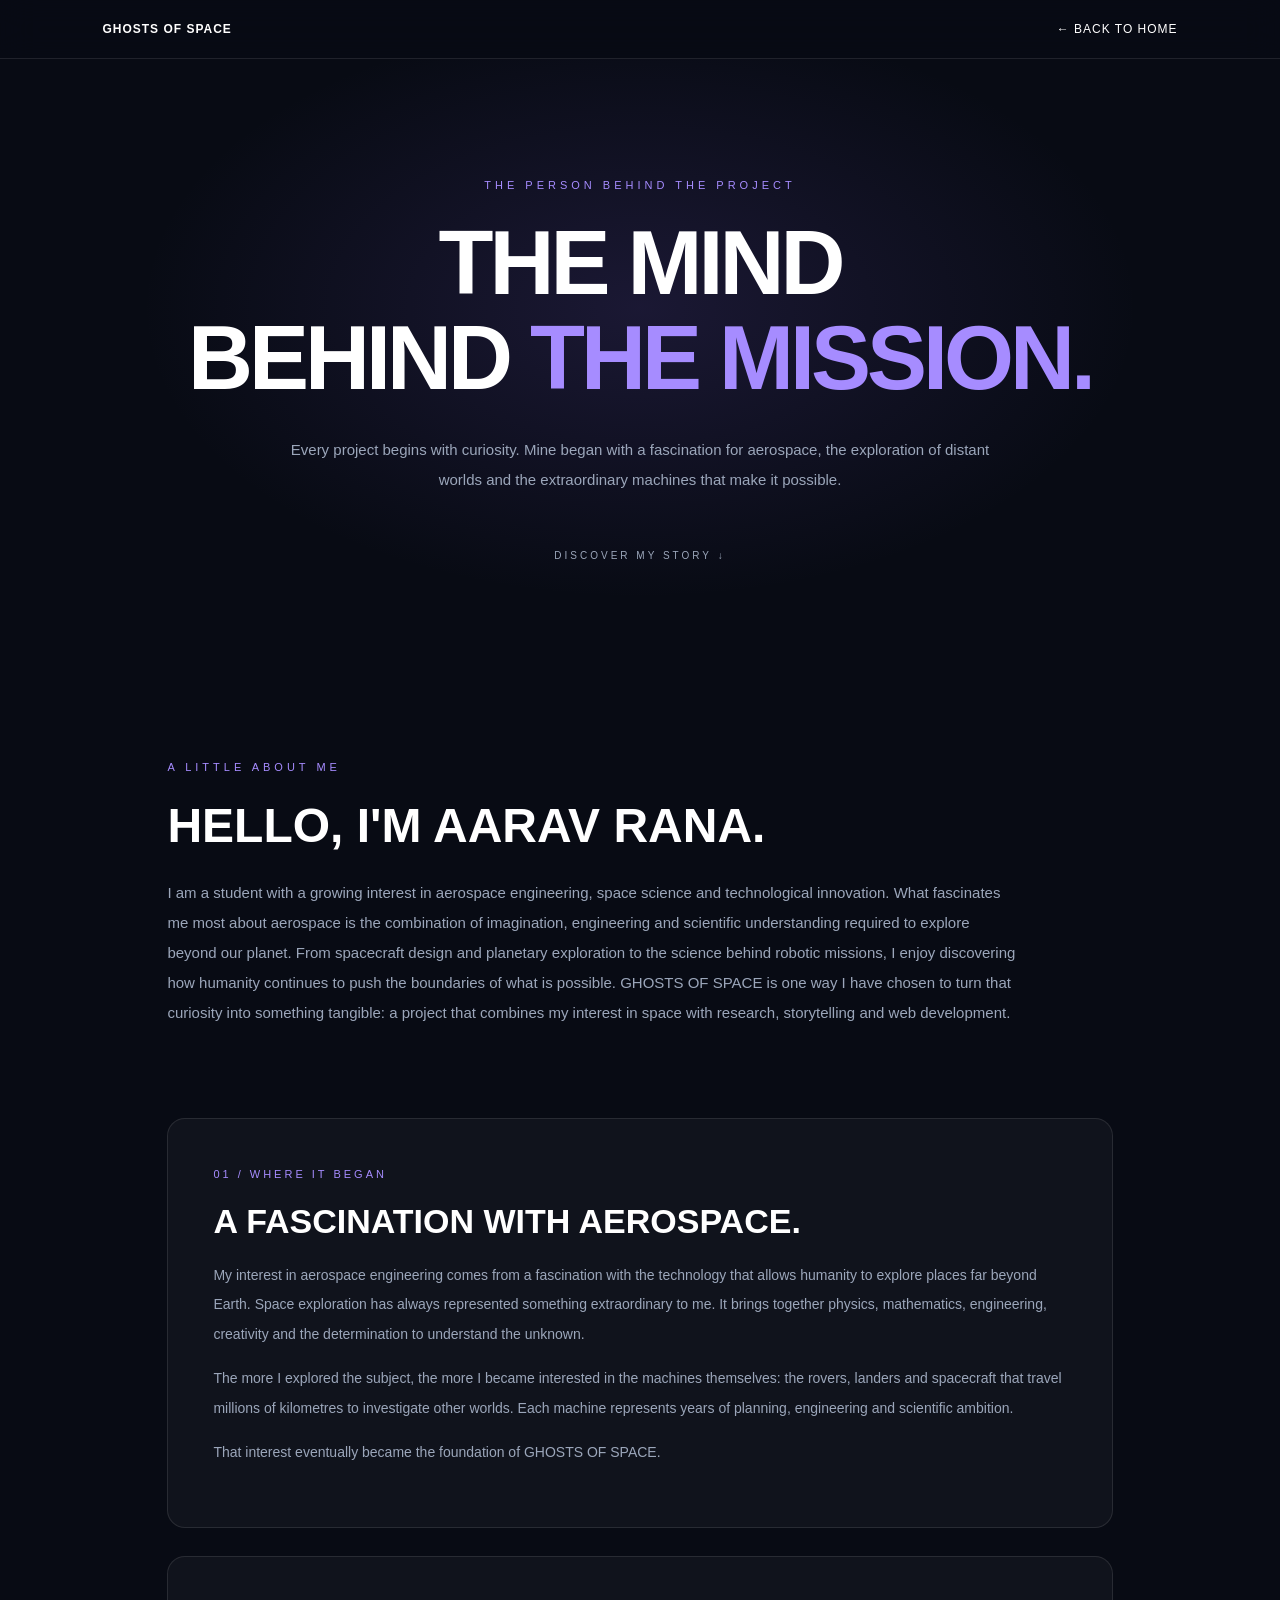
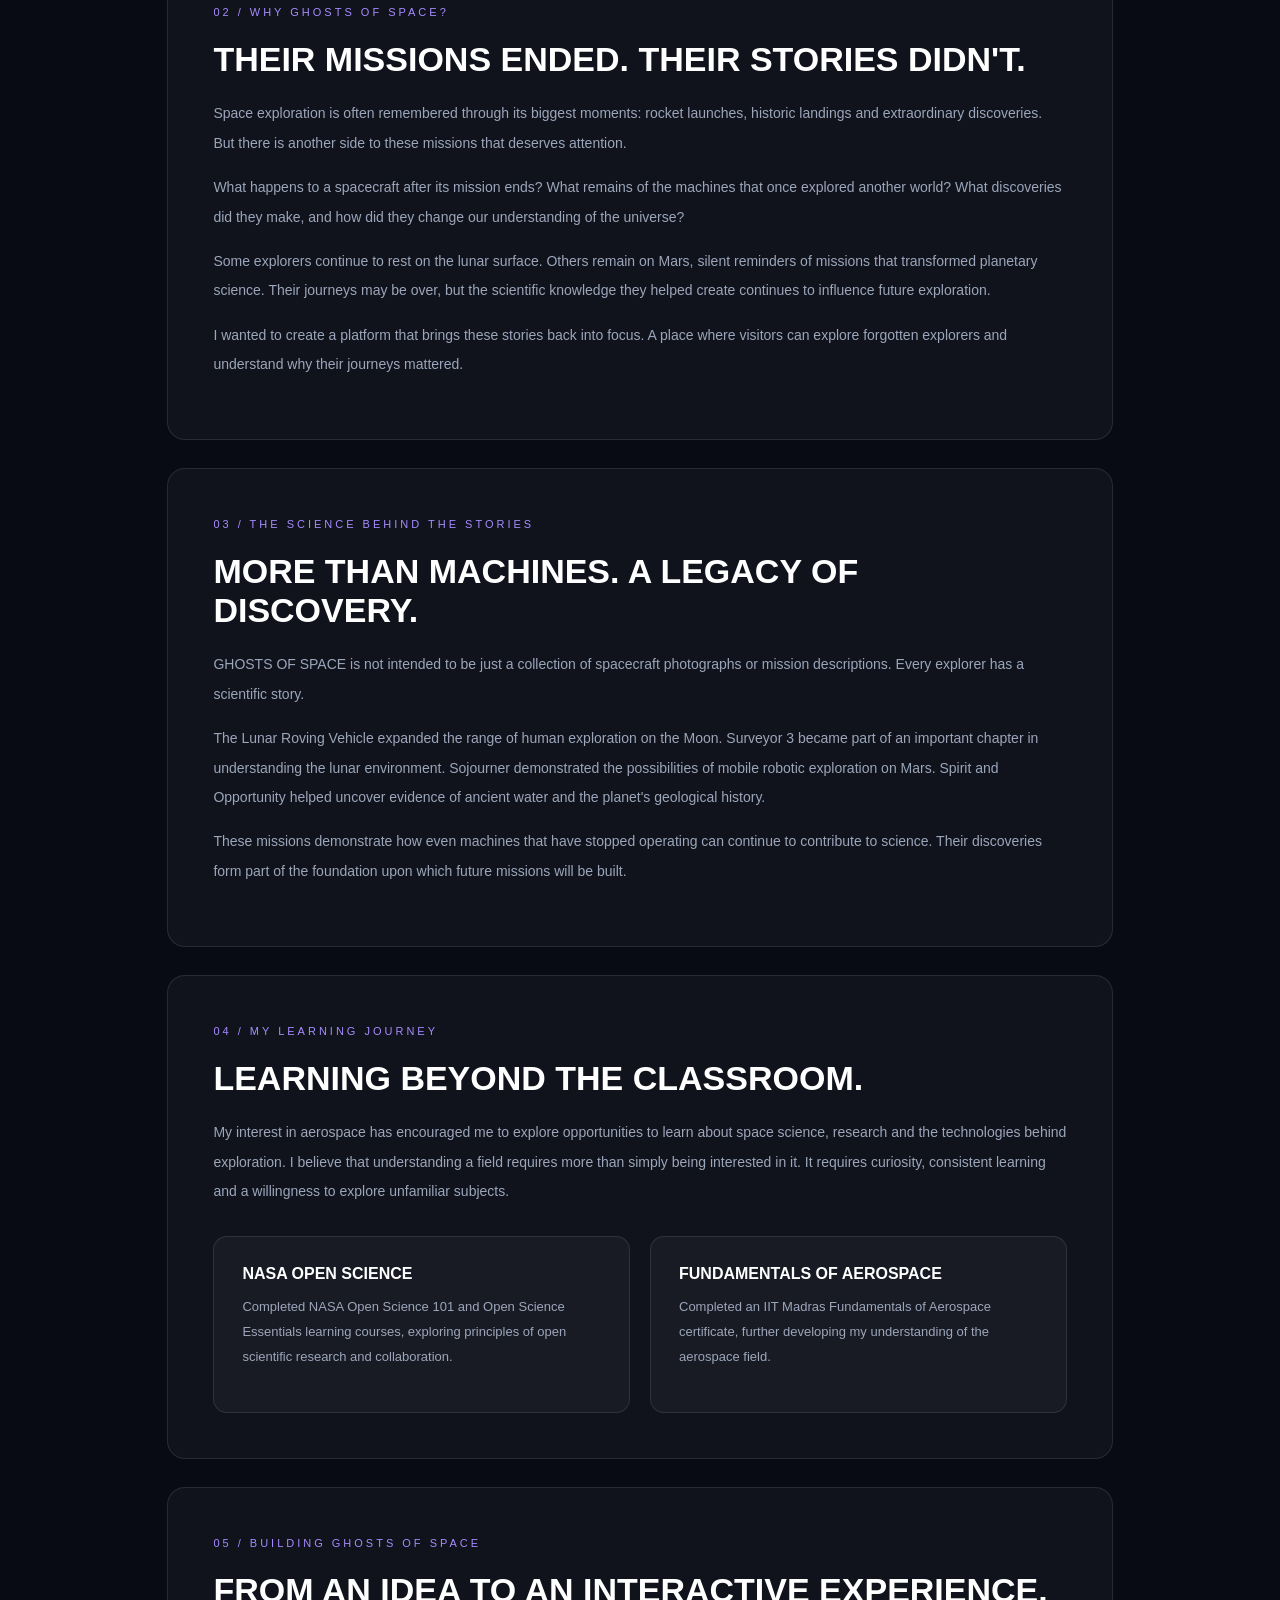
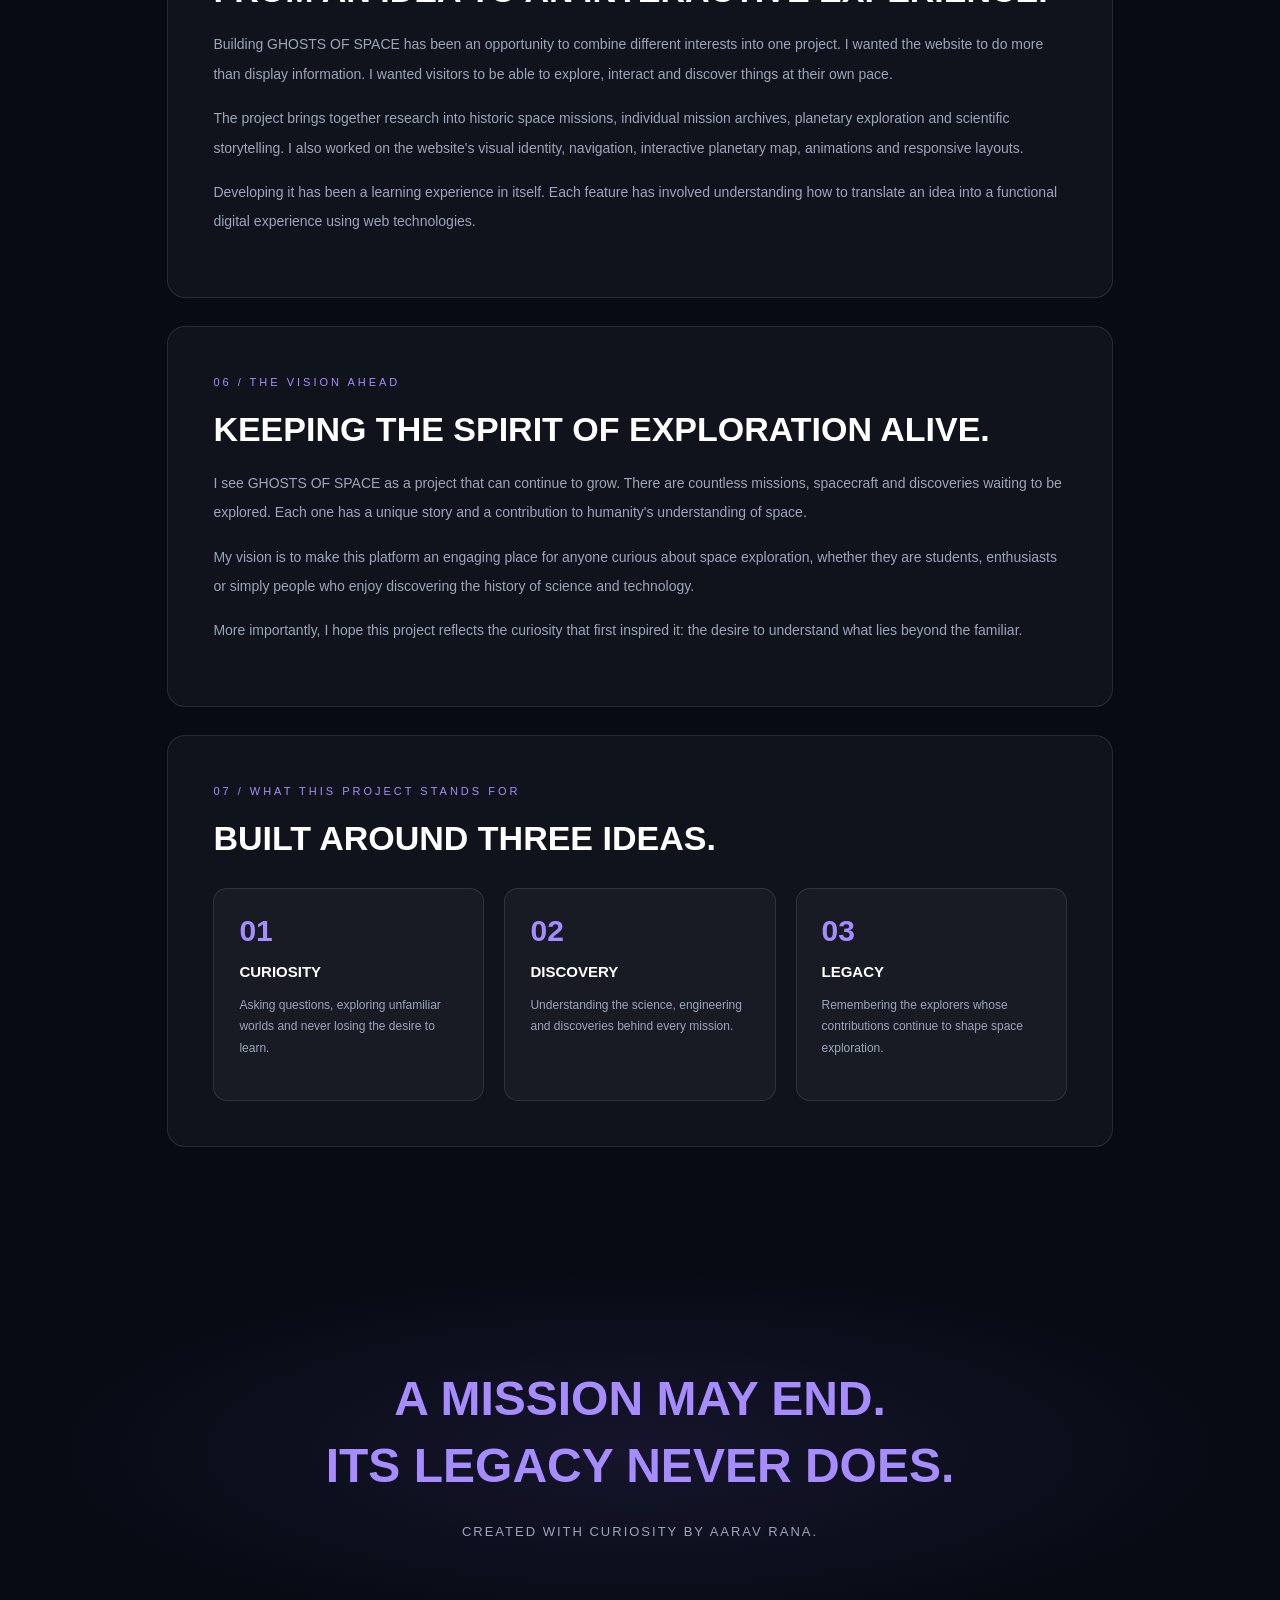
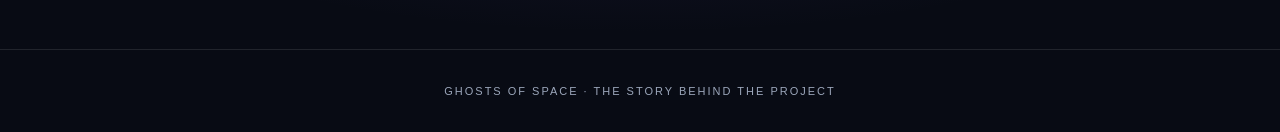
<file: about.html>
<!DOCTYPE html>
<html lang="en">
<head>
    <meta charset="UTF-8">
    <meta name="viewport" content="width=device-width, initial-scale=1.0">

    <title>About Aarav Rana | GHOSTS OF SPACE</title>

    <link rel="stylesheet" href="style.css">

    <style>
        .about-page {
            background: #080b14;
            color: white;
        }

        /* NAVIGATION */

        .about-nav {
            padding: 22px 8%;
            display: flex;
            justify-content: space-between;
            align-items: center;
            background: rgba(8,11,20,0.9);
            border-bottom: 1px solid var(--border);
            position: sticky;
            top: 0;
            z-index: 100;
            backdrop-filter: blur(18px);
        }

        .about-nav a {
            color: white;
            text-decoration: none;
            font-size: 12px;
            letter-spacing: 1px;
        }

        /* HERO */

        .about-hero {
            min-height: 600px;
            padding: 120px 10%;
            display: flex;
            flex-direction: column;
            justify-content: center;
            text-align: center;
            background:
                radial-gradient(ellipse at 50% 40%,
                rgba(101,76,178,0.2), transparent 55%),
                #080b14;
        }

        .about-label {
            color: var(--accent);
            font-size: 11px;
            letter-spacing: 4px;
            margin-bottom: 25px;
        }

        .about-hero h1 {
            font-size: clamp(45px, 8vw, 90px);
            line-height: 1.05;
            letter-spacing: -4px;
        }

        .about-hero h1 span {
            color: var(--accent);
        }

        .about-hero p {
            color: var(--muted);
            max-width: 700px;
            margin: 30px auto 0;
            font-size: 15px;
            line-height: 2;
        }

        .about-scroll {
            margin-top: 55px;
            color: var(--muted);
            font-size: 10px;
            letter-spacing: 3px;
        }

        /* CONTENT */

        .about-content {
            max-width: 1150px;
            margin: auto;
            padding: 80px 8%;
        }

        .about-intro {
            max-width: 850px;
            margin-bottom: 90px;
        }

        .about-intro h2 {
            font-size: clamp(30px, 5vw, 48px);
            margin-bottom: 25px;
        }

        .about-intro p {
            color: var(--muted);
            font-size: 15px;
            line-height: 2;
        }

        .about-block {
            padding: 45px;
            margin-bottom: 28px;
            background: rgba(255,255,255,0.035);
            border: 1px solid var(--border);
            border-radius: 18px;
            transition: 0.3s ease;
        }

        .about-block:hover {
            border-color: var(--accent);
            transform: translateY(-4px);
        }

        .about-block span {
            color: var(--accent);
            font-size: 11px;
            letter-spacing: 3px;
        }

        .about-block h2 {
            font-size: clamp(23px, 4vw, 34px);
            margin: 20px 0;
        }

        .about-block p {
            color: var(--muted);
            font-size: 14px;
            line-height: 2.1;
            margin-bottom: 15px;
        }

        /* LEARNING CARDS */

        .learning-grid {
            display: grid;
            grid-template-columns: repeat(2, 1fr);
            gap: 20px;
            margin-top: 30px;
        }

        .learning-card {
            padding: 28px;
            background: rgba(255,255,255,0.035);
            border: 1px solid var(--border);
            border-radius: 14px;
        }

        .learning-card h3 {
            color: white;
            font-size: 16px;
            margin-bottom: 12px;
        }

        .learning-card p {
            color: var(--muted);
            font-size: 13px;
            line-height: 1.9;
        }

        /* PROJECT VALUES */

        .values-grid {
            display: grid;
            grid-template-columns: repeat(3, 1fr);
            gap: 20px;
            margin-top: 30px;
        }

        .value-card {
            padding: 25px;
            background: rgba(255,255,255,0.035);
            border: 1px solid var(--border);
            border-radius: 14px;
        }

        .value-card strong {
            color: var(--accent);
            font-size: 30px;
        }

        .value-card h3 {
            margin: 15px 0;
            font-size: 15px;
        }

        .value-card p {
            color: var(--muted);
            font-size: 12px;
            line-height: 1.8;
        }

        /* FINAL MESSAGE */

        .about-quote {
            padding: 110px 10%;
            text-align: center;
            background:
                radial-gradient(ellipse at center,
                rgba(101,76,178,0.15), transparent 65%);
        }

        .about-quote h2 {
            color: var(--accent);
            font-size: clamp(27px, 5vw, 48px);
            line-height: 1.4;
        }

        .about-quote p {
            color: var(--muted);
            margin-top: 25px;
            font-size: 13px;
            letter-spacing: 2px;
        }

        .about-footer {
            padding: 35px;
            text-align: center;
            border-top: 1px solid var(--border);
            color: var(--muted);
            font-size: 11px;
            letter-spacing: 2px;
        }

        /* MOBILE */

        @media(max-width: 768px) {

            .about-hero {
                min-height: 500px;
                padding: 85px 7%;
            }

            .about-content {
                padding: 60px 6%;
            }

            .about-block {
                padding: 28px;
            }

            .learning-grid,
            .values-grid {
                grid-template-columns: 1fr;
            }

            .about-nav {
                padding: 20px 6%;
            }
        }

    </style>
</head>

<body class="about-page">

    <!-- NAVIGATION -->

    <nav class="about-nav">
        <a href="index.html" class="logo">GHOSTS OF SPACE</a>
        <a href="index.html">← BACK TO HOME</a>
    </nav>


    <!-- HERO -->

    <header class="about-hero">

        <div class="about-label">
            THE PERSON BEHIND THE PROJECT
        </div>

        <h1>
            THE MIND<br>
            BEHIND <span>THE MISSION.</span>
        </h1>

        <p>
            Every project begins with curiosity.
            Mine began with a fascination for aerospace,
            the exploration of distant worlds and the
            extraordinary machines that make it possible.
        </p>

        <div class="about-scroll">
            DISCOVER MY STORY ↓
        </div>

    </header>


    <main class="about-content">


        <!-- INTRODUCTION -->

        <section class="about-intro">

            <div class="about-label">
                A LITTLE ABOUT ME
            </div>

            <h2>
                HELLO, I'M AARAV RANA.
            </h2>

            <p>
                I am a student with a growing interest in
                aerospace engineering, space science and
                technological innovation.

                What fascinates me most about aerospace
                is the combination of imagination,
                engineering and scientific understanding
                required to explore beyond our planet.

                From spacecraft design and planetary
                exploration to the science behind robotic
                missions, I enjoy discovering how humanity
                continues to push the boundaries of what
                is possible.

                GHOSTS OF SPACE is one way I have chosen
                to turn that curiosity into something
                tangible: a project that combines my
                interest in space with research,
                storytelling and web development.
            </p>

        </section>


        <!-- ORIGIN -->

        <section class="about-block">

            <span>01 / WHERE IT BEGAN</span>

            <h2>
                A FASCINATION WITH AEROSPACE.
            </h2>

            <p>
                My interest in aerospace engineering
                comes from a fascination with the
                technology that allows humanity to
                explore places far beyond Earth.

                Space exploration has always represented
                something extraordinary to me. It brings
                together physics, mathematics, engineering,
                creativity and the determination to
                understand the unknown.
            </p>

            <p>
                The more I explored the subject, the more
                I became interested in the machines
                themselves: the rovers, landers and
                spacecraft that travel millions of
                kilometres to investigate other worlds.

                Each machine represents years of
                planning, engineering and scientific
                ambition.
            </p>

            <p>
                That interest eventually became the
                foundation of GHOSTS OF SPACE.
            </p>

        </section>


        <!-- WHY THIS PROJECT -->

        <section class="about-block">

            <span>02 / WHY GHOSTS OF SPACE?</span>

            <h2>
                THEIR MISSIONS ENDED.
                THEIR STORIES DIDN'T.
            </h2>

            <p>
                Space exploration is often remembered
                through its biggest moments: rocket
                launches, historic landings and
                extraordinary discoveries.

                But there is another side to these
                missions that deserves attention.
            </p>

            <p>
                What happens to a spacecraft after its
                mission ends? What remains of the
                machines that once explored another
                world? What discoveries did they make,
                and how did they change our understanding
                of the universe?
            </p>

            <p>
                Some explorers continue to rest on
                the lunar surface. Others remain on Mars,
                silent reminders of missions that
                transformed planetary science.

                Their journeys may be over, but the
                scientific knowledge they helped create
                continues to influence future exploration.
            </p>

            <p>
                I wanted to create a platform that
                brings these stories back into focus.
                A place where visitors can explore
                forgotten explorers and understand
                why their journeys mattered.
            </p>

        </section>


        <!-- SCIENCE -->

        <section class="about-block">

            <span>03 / THE SCIENCE BEHIND THE STORIES</span>

            <h2>
                MORE THAN MACHINES.
                A LEGACY OF DISCOVERY.
            </h2>

            <p>
                GHOSTS OF SPACE is not intended to be
                just a collection of spacecraft photographs
                or mission descriptions.

                Every explorer has a scientific story.
            </p>

            <p>
                The Lunar Roving Vehicle expanded the
                range of human exploration on the Moon.
                Surveyor 3 became part of an important
                chapter in understanding the lunar
                environment.

                Sojourner demonstrated the possibilities
                of mobile robotic exploration on Mars.
                Spirit and Opportunity helped uncover
                evidence of ancient water and the
                planet's geological history.
            </p>

            <p>
                These missions demonstrate how even
                machines that have stopped operating
                can continue to contribute to science.

                Their discoveries form part of the
                foundation upon which future missions
                will be built.
            </p>

        </section>


        <!-- LEARNING JOURNEY -->

        <section class="about-block">

            <span>04 / MY LEARNING JOURNEY</span>

            <h2>
                LEARNING BEYOND THE CLASSROOM.
            </h2>

            <p>
                My interest in aerospace has encouraged
                me to explore opportunities to learn
                about space science, research and
                the technologies behind exploration.

                I believe that understanding a field
                requires more than simply being
                interested in it. It requires curiosity,
                consistent learning and a willingness
                to explore unfamiliar subjects.
            </p>

            <div class="learning-grid">

                <div class="learning-card">
                    <h3>NASA OPEN SCIENCE</h3>

                    <p>
                        Completed NASA Open Science 101
                        and Open Science Essentials
                        learning courses, exploring
                        principles of open scientific
                        research and collaboration.
                    </p>
                </div>

                <div class="learning-card">
                    <h3>FUNDAMENTALS OF AEROSPACE</h3>

                    <p>
                        Completed an IIT Madras
                        Fundamentals of Aerospace
                        certificate, further developing
                        my understanding of the
                        aerospace field.
                    </p>
                </div>

            </div>

        </section>


        <!-- BUILDING THE WEBSITE -->

        <section class="about-block">

            <span>05 / BUILDING GHOSTS OF SPACE</span>

            <h2>
                FROM AN IDEA TO AN INTERACTIVE EXPERIENCE.
            </h2>

            <p>
                Building GHOSTS OF SPACE has been an
                opportunity to combine different
                interests into one project.

                I wanted the website to do more than
                display information. I wanted visitors
                to be able to explore, interact and
                discover things at their own pace.
            </p>

            <p>
                The project brings together research
                into historic space missions, individual
                mission archives, planetary exploration
                and scientific storytelling.

                I also worked on the website's visual
                identity, navigation, interactive
                planetary map, animations and responsive
                layouts.
            </p>

            <p>
                Developing it has been a learning
                experience in itself. Each feature
                has involved understanding how to
                translate an idea into a functional
                digital experience using web technologies.
            </p>

        </section>


        <!-- VISION -->

        <section class="about-block">

            <span>06 / THE VISION AHEAD</span>

            <h2>
                KEEPING THE SPIRIT OF EXPLORATION ALIVE.
            </h2>

            <p>
                I see GHOSTS OF SPACE as a project
                that can continue to grow.

                There are countless missions,
                spacecraft and discoveries waiting
                to be explored. Each one has a
                unique story and a contribution
                to humanity's understanding of space.
            </p>

            <p>
                My vision is to make this platform
                an engaging place for anyone curious
                about space exploration, whether
                they are students, enthusiasts or
                simply people who enjoy discovering
                the history of science and technology.
            </p>

            <p>
                More importantly, I hope this project
                reflects the curiosity that first
                inspired it: the desire to understand
                what lies beyond the familiar.
            </p>

        </section>


        <!-- CORE VALUES -->

        <section class="about-block">

            <span>07 / WHAT THIS PROJECT STANDS FOR</span>

            <h2>
                BUILT AROUND THREE IDEAS.
            </h2>

            <div class="values-grid">

                <div class="value-card">
                    <strong>01</strong>
                    <h3>CURIOSITY</h3>
                    <p>
                        Asking questions, exploring
                        unfamiliar worlds and never
                        losing the desire to learn.
                    </p>
                </div>

                <div class="value-card">
                    <strong>02</strong>
                    <h3>DISCOVERY</h3>
                    <p>
                        Understanding the science,
                        engineering and discoveries
                        behind every mission.
                    </p>
                </div>

                <div class="value-card">
                    <strong>03</strong>
                    <h3>LEGACY</h3>
                    <p>
                        Remembering the explorers
                        whose contributions continue
                        to shape space exploration.
                    </p>
                </div>

            </div>

        </section>

    </main>


    <!-- FINAL MESSAGE -->

    <section class="about-quote">

        <h2>
            A MISSION MAY END.<br>
            ITS LEGACY NEVER DOES.
        </h2>

        <p>
            CREATED WITH CURIOSITY BY AARAV RANA.
        </p>

    </section>


    <footer class="about-footer">
        GHOSTS OF SPACE · THE STORY BEHIND THE PROJECT
    </footer>


</body>
</html>
</file>
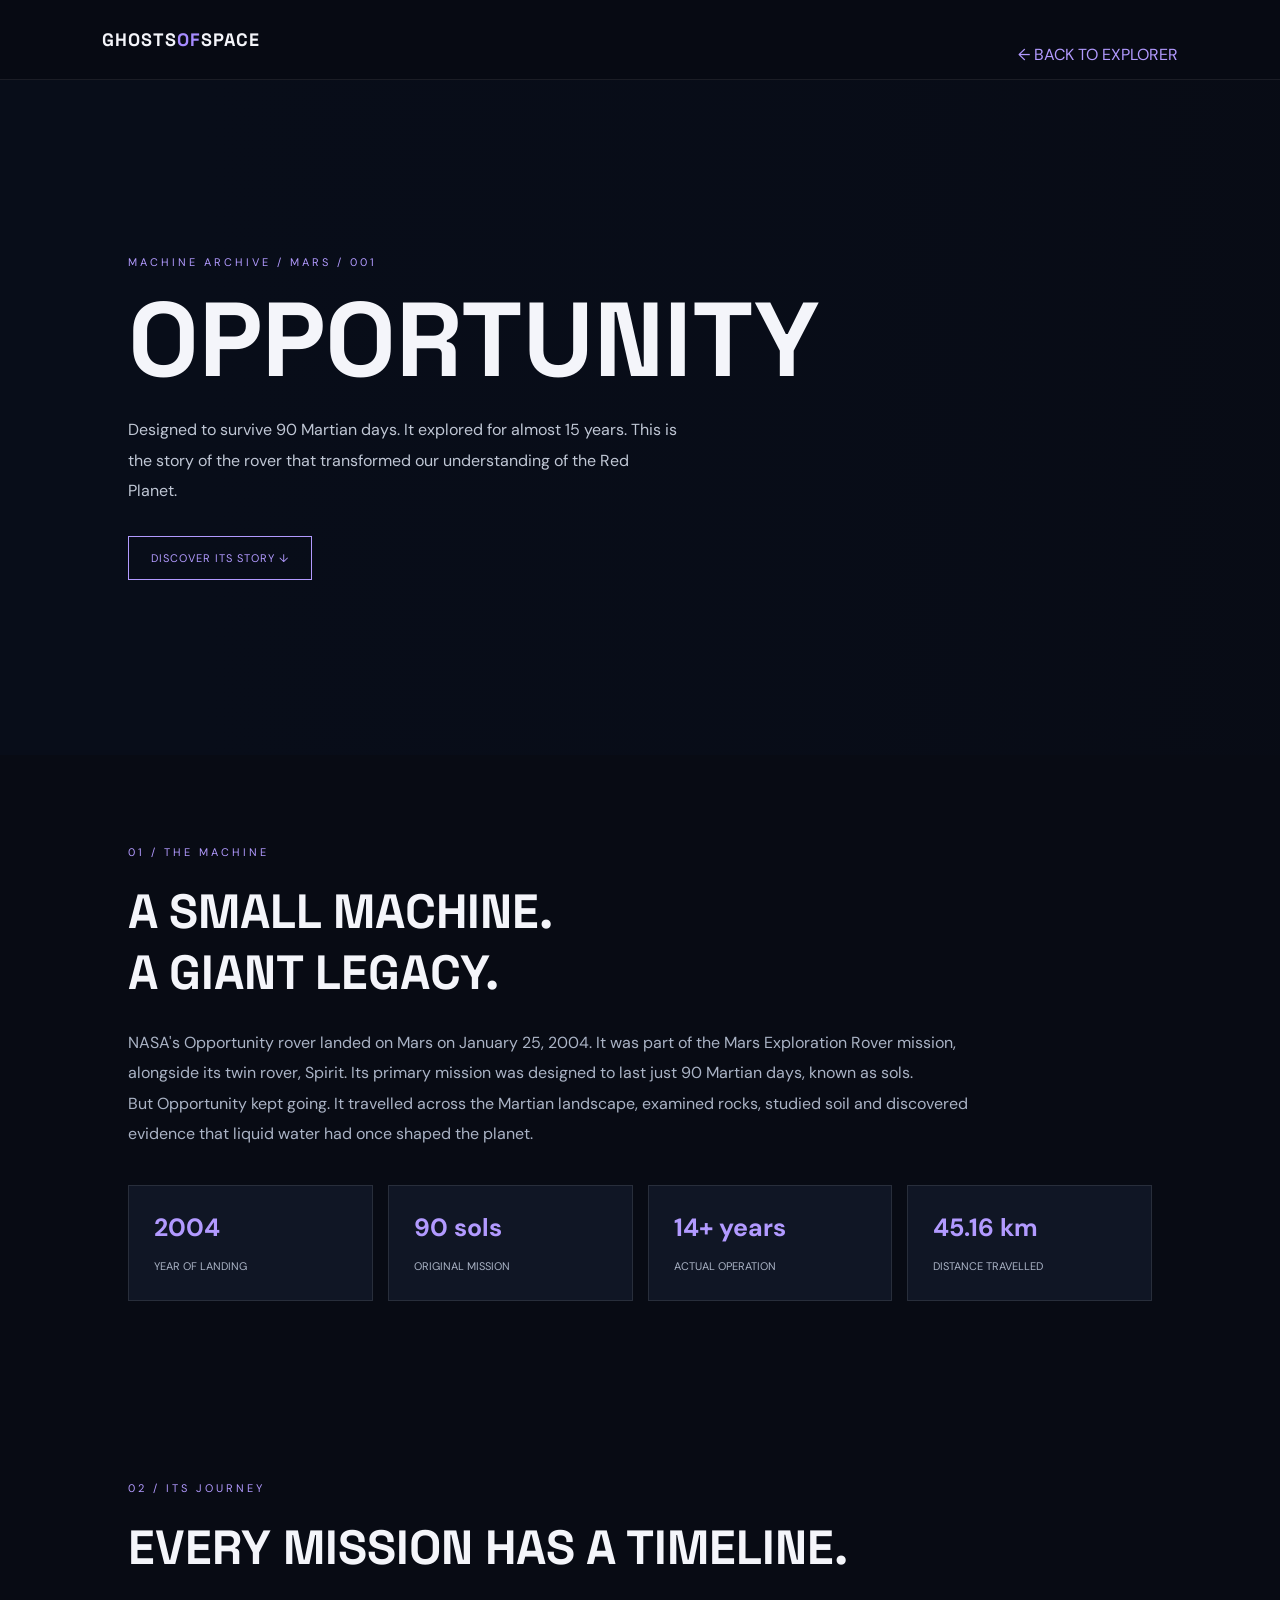
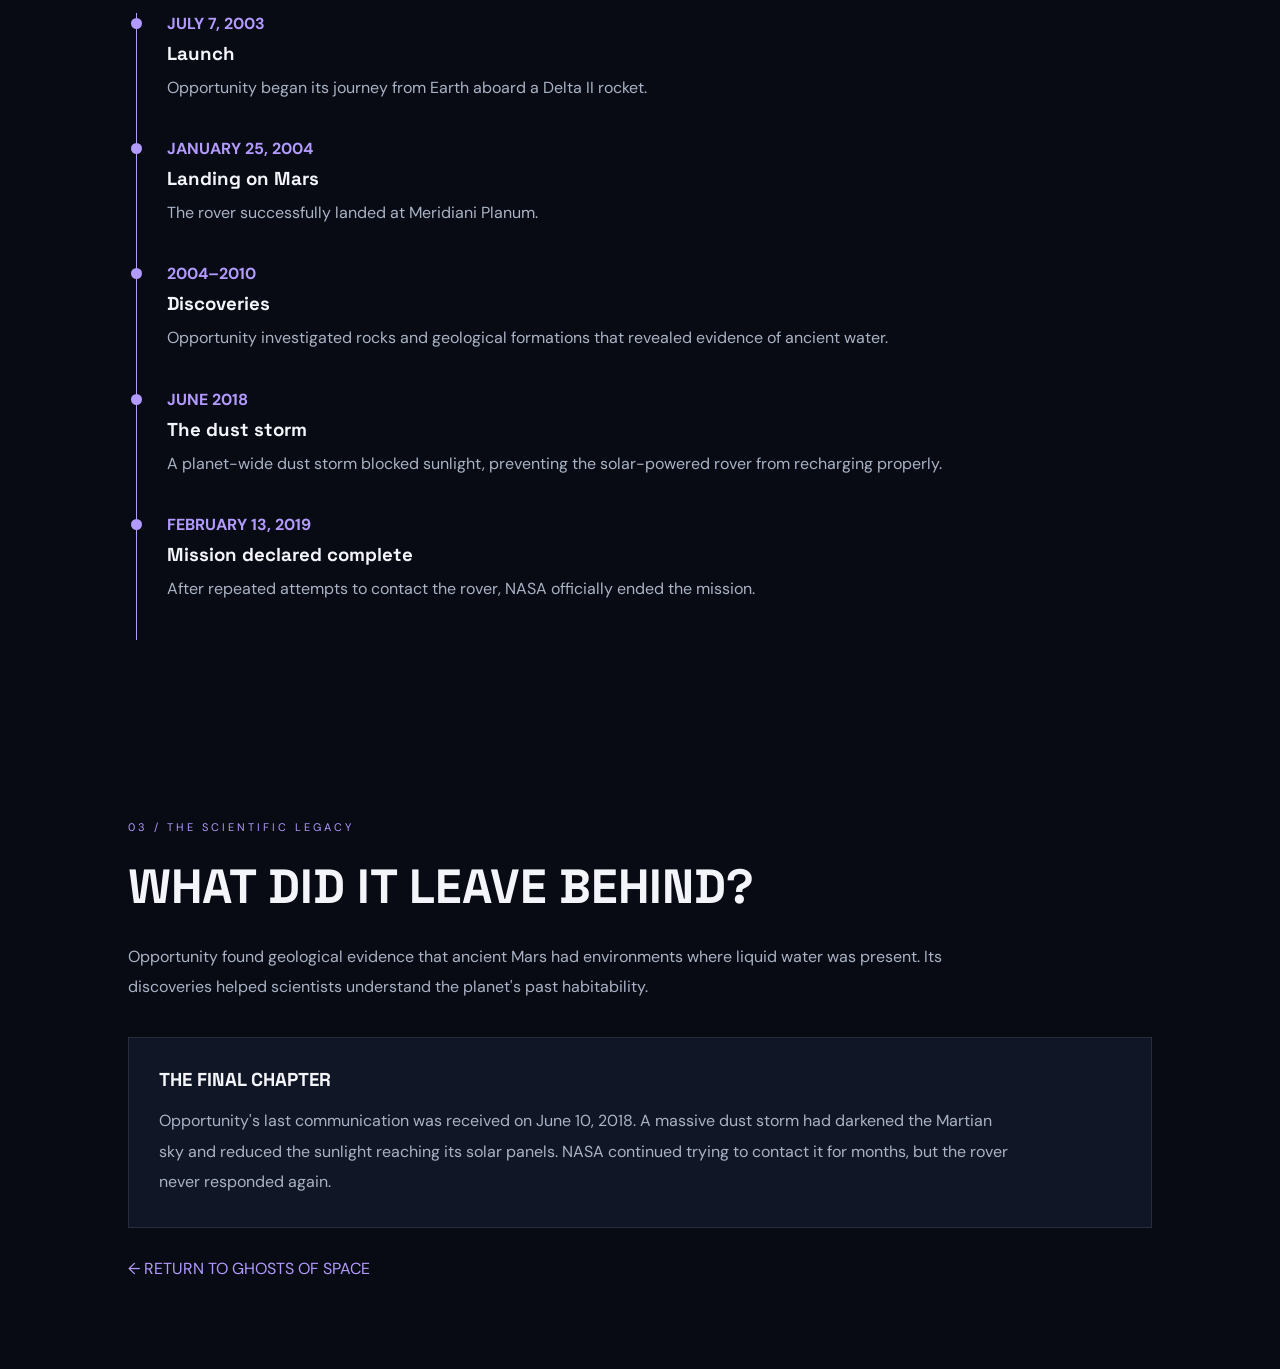
<file: opportunity.html>
<!DOCTYPE html>
<html lang="en">
<head>
    <meta charset="UTF-8">
    <meta name="viewport" content="width=device-width, initial-scale=1.0">
    <title>Opportunity | Ghosts of Space</title>

    <link rel="preconnect" href="https://fonts.googleapis.com">
    <link href="https://fonts.googleapis.com/css2?family=DM+Sans:wght@400;500;600;700&family=Space+Grotesk:wght@400;500;600;700&display=swap" rel="stylesheet">

    <link rel="stylesheet" href="style.css">

    <style>
        .archive-hero {
            min-height: 75vh;
            display: flex;
            align-items: center;
            padding: 100px 10%;
            background: linear-gradient(90deg, #080d19 15%, rgba(8,13,25,.75) 65%, rgba(8,13,25,.25)),
            url("https://images-assets.nasa.gov/image/PIA04413/PIA04413~orig.jpg") center/cover;
        }

        .archive-content { max-width: 720px; }
        .archive-label {
            color: #b29aff;
            letter-spacing: 3px;
            font-size: 11px;
            margin-bottom: 22px;
        }
        .archive-hero h1 {
            font-family: 'Space Grotesk', sans-serif;
            font-size: clamp(55px, 9vw, 105px);
            line-height: .95;
            margin-bottom: 25px;
        }
        .archive-hero p {
            color: #c0c7d5;
            line-height: 1.9;
            max-width: 550px;
        }
        .archive-button {
            display: inline-block;
            margin-top: 30px;
            padding: 14px 22px;
            border: 1px solid #b29aff;
            color: #b29aff;
            text-decoration: none;
            font-size: 11px;
            letter-spacing: 1px;
        }
        .archive-section { padding: 90px 10%; }
        .archive-section h2 {
            font-family: 'Space Grotesk', sans-serif;
            font-size: clamp(30px, 5vw, 48px);
            margin-bottom: 25px;
        }
        .archive-section p {
            color: #aab3c5;
            line-height: 1.9;
            max-width: 850px;
        }
        .archive-facts {
            display: grid;
            grid-template-columns: repeat(4, 1fr);
            gap: 15px;
            margin-top: 35px;
        }
        .archive-fact {
            background: #101625;
            border: 1px solid var(--border);
            padding: 25px;
        }
        .archive-fact strong {
            display: block;
            color: #b29aff;
            font-size: 25px;
            margin-bottom: 10px;
        }
        .archive-fact span {
            color: #aab3c5;
            font-size: 11px;
        }
        .archive-timeline {
            border-left: 1px solid #b29aff;
            margin: 35px 0 0 8px;
            padding-left: 30px;
        }
        .timeline-event {
            position: relative;
            padding-bottom: 35px;
        }
        .timeline-event::before {
            content: "";
            position: absolute;
            left: -36px;
            top: 5px;
            width: 11px;
            height: 11px;
            border-radius: 50%;
            background: #b29aff;
        }
        .timeline-event strong { color: #b29aff; }
        .timeline-event h3 { margin: 8px 0; }
        .archive-note {
            border: 1px solid var(--border);
            background: #101625;
            padding: 30px;
            margin-top: 35px;
        }
        .archive-note h3 { margin-bottom: 15px; }
        .archive-back {
            display: inline-block;
            margin-top: 30px;
            color: #b29aff;
            text-decoration: none;
        }
        @media(max-width:800px) {
            .archive-facts { grid-template-columns: repeat(2, 1fr); }
            .archive-hero { padding: 90px 7%; }
            .archive-section { padding: 70px 7%; }
        }
        @media(max-width:450px) {
            .archive-facts { grid-template-columns: 1fr; }
        }
    </style>
</head>

<body>

<nav class="navbar">
    <a href="index.html" class="logo">GHOSTS<span>OF</span>SPACE</a>
    <a href="index.html" class="archive-back">← BACK TO EXPLORER</a>
</nav>

<header class="archive-hero">
    <div class="archive-content">
        <div class="archive-label">MACHINE ARCHIVE / MARS / 001</div>
        <h1>OPPORTUNITY</h1>
        <p>Designed to survive 90 Martian days. It explored for almost 15 years. This is the story of the rover that transformed our understanding of the Red Planet.</p>
        <a href="#story" class="archive-button">DISCOVER ITS STORY ↓</a>
    </div>
</header>

<section class="archive-section" id="story">
    <div class="archive-label">01 / THE MACHINE</div>
    <h2>A SMALL MACHINE.<br>A GIANT LEGACY.</h2>
    <p>
        NASA's Opportunity rover landed on Mars on January 25, 2004.
        It was part of the Mars Exploration Rover mission, alongside
        its twin rover, Spirit. Its primary mission was designed to last
        just 90 Martian days, known as sols.
    </p>
    <p>
        But Opportunity kept going. It travelled across the Martian
        landscape, examined rocks, studied soil and discovered evidence
        that liquid water had once shaped the planet.
    </p>

    <div class="archive-facts">
        <div class="archive-fact">
            <strong>2004</strong>
            <span>YEAR OF LANDING</span>
        </div>
        <div class="archive-fact">
            <strong>90 sols</strong>
            <span>ORIGINAL MISSION</span>
        </div>
        <div class="archive-fact">
            <strong>14+ years</strong>
            <span>ACTUAL OPERATION</span>
        </div>
        <div class="archive-fact">
            <strong>45.16 km</strong>
            <span>DISTANCE TRAVELLED</span>
        </div>
    </div>
</section>

<section class="archive-section">
    <div class="archive-label">02 / ITS JOURNEY</div>
    <h2>EVERY MISSION HAS A TIMELINE.</h2>

    <div class="archive-timeline">
        <div class="timeline-event">
            <strong>JULY 7, 2003</strong>
            <h3>Launch</h3>
            <p>Opportunity began its journey from Earth aboard a Delta II rocket.</p>
        </div>

        <div class="timeline-event">
            <strong>JANUARY 25, 2004</strong>
            <h3>Landing on Mars</h3>
            <p>The rover successfully landed at Meridiani Planum.</p>
        </div>

        <div class="timeline-event">
            <strong>2004–2010</strong>
            <h3>Discoveries</h3>
            <p>Opportunity investigated rocks and geological formations that revealed evidence of ancient water.</p>
        </div>

        <div class="timeline-event">
            <strong>JUNE 2018</strong>
            <h3>The dust storm</h3>
            <p>A planet-wide dust storm blocked sunlight, preventing the solar-powered rover from recharging properly.</p>
        </div>

        <div class="timeline-event">
            <strong>FEBRUARY 13, 2019</strong>
            <h3>Mission declared complete</h3>
            <p>After repeated attempts to contact the rover, NASA officially ended the mission.</p>
        </div>
    </div>
</section>

<section class="archive-section">
    <div class="archive-label">03 / THE SCIENTIFIC LEGACY</div>
    <h2>WHAT DID IT LEAVE BEHIND?</h2>
    <p>
        Opportunity found geological evidence that ancient Mars had
        environments where liquid water was present. Its discoveries
        helped scientists understand the planet's past habitability.
    </p>

    <div class="archive-note">
        <h3>THE FINAL CHAPTER</h3>
        <p>
            Opportunity's last communication was received on June 10, 2018.
            A massive dust storm had darkened the Martian sky and reduced
            the sunlight reaching its solar panels. NASA continued trying
            to contact it for months, but the rover never responded again.
        </p>
    </div>

    <a class="archive-back" href="index.html">← RETURN TO GHOSTS OF SPACE</a>
</section>

</body>
</html>
</file>
<file: style.css>
/* =================================
   GHOSTS OF SPACE - MAIN DESIGN
================================= */

:root {
    --background: #080b14;
    --surface: #101625;
    --surface-light: #171f31;
    --white: #f4f5fa;
    --muted: #9ba6ba;
    --accent: #a68cff;
    --border: rgba(255,255,255,0.10);
}

* {
    margin: 0;
    padding: 0;
    box-sizing: border-box;
    scroll-behavior: smooth;
}

body {
    background: var(--background);
    color: var(--white);
    font-family: 'DM Sans', sans-serif;
    overflow-x: hidden;
}

h1, h2, h3, .logo {
    font-family: 'Space Grotesk', sans-serif;
}

a {
    color: inherit;
    text-decoration: none;
}

button {
    font: inherit;
    cursor: pointer;
}

/* NAVIGATION */

/* PREMIUM GLASS NAVIGATION */

.navbar {
    height: 80px;
    padding: 0 8%;
    display: flex;
    align-items: center;
    justify-content: space-between;

    background: rgba(8, 11, 20, 0.78);
    border-bottom: 1px solid rgba(255, 255, 255, 0.08);

    position: sticky;
    top: 0;
    z-index: 1000;

    backdrop-filter: blur(22px);
    -webkit-backdrop-filter: blur(22px);

    transition:
        background 0.35s ease,
        border-color 0.35s ease,
        box-shadow 0.35s ease;
}

.navbar:hover {
    background: rgba(8, 11, 20, 0.94);
    border-bottom-color: rgba(245, 166, 35, 0.25);
    box-shadow: 0 8px 30px rgba(0, 0, 0, 0.2);
}

.logo {
    font-size: 18px;
    font-weight: 700;
    letter-spacing: 1px;
}

.logo span:last-child {
    color: var(--accent);
}

.logo-icon {
    color: var(--accent);
    margin-right: 5px;
}

.nav-links {
    display: flex;
    gap: 35px;
}

.nav-links a {
    font-size: 13px;
    color: var(--muted);
    transition: 0.3s;
}

.nav-links a:hover {
    color: white;
}

.nav-button {
    padding: 12px 20px;
    background: var(--accent);
    color: #101020;
    border-radius: 5px;
    font-size: 12px;
    font-weight: 700;
}

.menu-toggle {
    display: none;
    background: none;
    color: white;
    border: none;
    font-size: 25px;
}

/* HERO */

.hero {
    min-height: 700px;
    padding: 110px 10% 80px;
    display: flex;
    align-items: center;
    justify-content: space-between;
    position: relative;
    overflow: hidden;
    background:
        radial-gradient(ellipse at 75% 45%, rgba(101,76,178,0.15), transparent 40%),
        radial-gradient(ellipse at 15% 80%, rgba(49,84,143,0.10), transparent 40%);
}

.hero-content {
    max-width: 610px;
    position: relative;
    z-index: 2;
}

.eyebrow, .section-label {
    font-size: 10px;
    letter-spacing: 3px;
    color: var(--accent);
    font-weight: 700;
    margin-bottom: 25px;
}

.live-dot {
    display: inline-block;
    width: 7px;
    height: 7px;
    border-radius: 50%;
    background: #74e6ad;
    margin-right: 8px;
    box-shadow: 0 0 12px #74e6ad;
}

.hero h1 {
    font-size: clamp(50px, 7vw, 88px);
    line-height: 1.02;
    letter-spacing: -4px;
    font-weight: 700;
}

.hero h1 span {
    color: var(--accent);
}

.hero-description {
    color: var(--muted);
    line-height: 1.9;
    font-size: 14px;
    max-width: 460px;
    margin: 30px 0;
}

.hero-buttons {
    display: flex;
    gap: 15px;
    flex-wrap: wrap;
}

.primary-button, .secondary-button {
    display: inline-block;
    padding: 15px 23px;
    border-radius: 5px;
    font-size: 12px;
    font-weight: 700;
    transition: 0.3s;
}

.primary-button {
    background: var(--accent);
    color: #111020;
}

.primary-button:hover {
    transform: translateY(-4px);
    box-shadow: 0 8px 30px rgba(166,140,255,0.25);
}

.secondary-button {
    border: 1px solid var(--border);
    color: white;
}

.secondary-button:hover {
    background: var(--surface-light);
}

.hero-stats {
    display: flex;
    gap: 45px;
    margin-top: 65px;
}

.hero-stats div {
    display: flex;
    flex-direction: column;
    gap: 7px;
}

.hero-stats strong {
    font-size: 30px;
    font-family: 'Space Grotesk', sans-serif;
}

.hero-stats span {
    color: var(--muted);
    font-size: 9px;
    letter-spacing: 1.5px;
}

/* PLANET VISUAL */

.hero-visual {
    width: 370px;
    height: 370px;
    position: relative;
    display: flex;
    justify-content: center;
    align-items: center;
}

.planet {
    width: 260px;
    height: 260px;
    border-radius: 50%;
    position: relative;
    background:
        radial-gradient(circle at 30% 25%, #b2a9c4, #55546b 40%, #22283b 75%, #101523);
    box-shadow:
        inset -30px -25px 60px #070912,
        0 0 80px rgba(166,140,255,0.20);
    animation: float 6s ease-in-out infinite;
}

.planet-crater {
    position: absolute;
    background: rgba(10,12,24,0.2);
    border-radius: 50%;
    box-shadow: inset 3px 3px 7px rgba(0,0,0,0.35);
}

.crater-one {
    width: 40px;
    height: 40px;
    top: 65px;
    left: 65px;
}

.crater-two {
    width: 25px;
    height: 25px;
    top: 145px;
    left: 160px;
}

.crater-three {
    width: 18px;
    height: 18px;
    top: 42px;
    left: 170px;
}

.orbit {
    position: absolute;
    border: 1px solid rgba(166,140,255,0.35);
    border-radius: 50%;
}

.orbit-one {
    width: 350px;
    height: 150px;
    transform: rotate(-25deg);
}

.orbit-two {
    width: 390px;
    height: 240px;
    transform: rotate(35deg);
    border-color: rgba(255,255,255,0.12);
}

.planet-label {
    position: absolute;
    bottom: -30px;
    right: 0;
    display: flex;
    flex-direction: column;
    gap: 5px;
}

.planet-label span {
    font-size: 9px;
    color: var(--muted);
    letter-spacing: 2px;
}

.planet-label strong {
    font-size: 11px;
    color: var(--accent);
}

@keyframes float {
    0%, 100% { transform: translateY(0); }
    50% { transform: translateY(-15px); }
}

.scroll-indicator {
    position: absolute;
    bottom: 25px;
    left: 10%;
    font-size: 9px;
    letter-spacing: 2px;
    color: var(--muted);
}

/* INTRODUCTION */

.intro-section {
    padding: 110px 15%;
    text-align: center;
    background: #0d1220;
}

.intro-section h2, .section-heading h2 {
    font-size: clamp(36px, 5vw, 58px);
    letter-spacing: -2px;
    line-height: 1.1;
}

.intro-section p {
    max-width: 650px;
    margin: 25px auto 0;
    color: var(--muted);
    line-height: 1.9;
    font-size: 14px;
}

.intro-section .intro-highlight {
    color: var(--accent);
    font-weight: 700;
}

/* EXPLORE SECTION */

.explore-section, .missions-section {
    padding: 110px 10%;
}

.section-heading {
    display: flex;
    align-items: end;
    justify-content: space-between;
    gap: 25px;
    margin-bottom: 45px;
}

.section-heading > p {
    max-width: 280px;
    color: var(--muted);
    font-size: 13px;
    line-height: 1.8;
}

.world-grid {
    display: grid;
    grid-template-columns: repeat(2, 1fr);
    gap: 25px;
}

.world-card {
    background: var(--surface);
    border: 1px solid var(--border);
    border-radius: 9px;
    overflow: hidden;
    transition: 0.3s;
}

.world-card:hover {
    transform: translateY(-7px);
    border-color: var(--accent);
}

.world-art {
    height: 250px;
    display: flex;
    justify-content: center;
    align-items: center;
    position: relative;
    overflow: hidden;
}

.moon-art {
    background:
        radial-gradient(circle at 70% 30%, rgba(198,193,217,0.35), transparent 35%),
        linear-gradient(135deg, #20243b, #080c19);
}

.mars-art {
    background:
        radial-gradient(circle at 70% 30%, rgba(238,111,77,0.35), transparent 35%),
        linear-gradient(135deg, #382027, #100c19);
}

.world-symbol {
    font-size: 130px;
    opacity: 0.85;
    text-shadow: 0 0 50px rgba(255,255,255,0.2);
}

.world-coordinate {
    position: absolute;
    top: 20px;
    left: 20px;
    font-size: 10px;
    letter-spacing: 2px;
    color: #d4d3e4;
}

.world-info {
    padding: 30px;
}

.world-tag, .machine-location {
    color: var(--accent);
    font-size: 9px;
    letter-spacing: 2px;
}

.world-info h3 {
    font-size: 30px;
    margin: 12px 0;
}

.world-info p, .machine-card p {
    color: var(--muted);
    font-size: 13px;
    line-height: 1.8;
}

.text-link {
    display: inline-block;
    margin-top: 22px;
    font-size: 12px;
    color: var(--accent);
    font-weight: 700;
}

/* MACHINES */

.missions-section {
    background: #0d1220;
}

.machine-grid {
    display: grid;
    grid-template-columns: repeat(3, 1fr);
    gap: 18px;
}

.machine-card {
    background: var(--surface);
    padding: 28px;
    border: 1px solid var(--border);
    border-radius: 8px;
    position: relative;
    transition: 0.3s;
}

.machine-card:hover {
    transform: translateY(-6px);
    background: var(--surface-light);
    border-color: rgba(166,140,255,0.5);
}

.machine-number {
    position: absolute;
    top: 20px;
    right: 23px;
    font-size: 12px;
    color: #566078;
}

.machine-icon {
    font-size: 38px;
    color: var(--accent);
    margin-bottom: 25px;
}

.machine-card h3 {
    font-size: 20px;
    margin: 12px 0;
}

.story-button {
    margin-top: 25px;
    background: none;
    border: none;
    color: var(--accent);
    font-size: 10px;
    font-weight: 700;
    letter-spacing: 1px;
}

.story-button:hover {
    color: white;
}

/* LEGACY */

.legacy-section {
    padding: 120px 10%;
    text-align: center;
    background:
        radial-gradient(ellipse at center, rgba(103,77,166,0.18), transparent 60%);
}

.legacy-section h2 {
    font-size: clamp(35px, 5vw, 60px);
    letter-spacing: -2px;
    line-height: 1.2;
    margin: 20px 0;
}

.legacy-section h2 span {
    color: var(--accent);
}

.legacy-section p {
    color: var(--muted);
    font-size: 14px;
    margin: 20px 0 35px;
}

/* FOOTER */

footer {
    padding: 55px 10%;
    text-align: center;
    border-top: 1px solid var(--border);
}

footer p {
    color: var(--muted);
    font-size: 12px;
    margin: 15px 0;
}

.footer-note {
    max-width: 500px;
    margin: 15px auto !important;
    line-height: 1.8;
}

footer > span {
    display: block;
    font-size: 9px;
    color: #69738a;
    letter-spacing: 2px;
    margin-top: 30px;
}

/* MODAL */

.modal {
    display: none;
    position: fixed;
    inset: 0;
    z-index: 200;
    background: rgba(0,0,0,0.85);
    backdrop-filter: blur(8px);
    justify-content: center;
    align-items: center;
    padding: 20px;
}

.modal.active {
    display: flex;
}

.modal-content {
    width: 100%;
    max-width: 550px;
    background: var(--surface);
    padding: 45px;
    border: 1px solid var(--border);
    border-radius: 10px;
    position: relative;
}

.modal-content h2 {
    font-size: 35px;
    margin-bottom: 20px;
}

.modal-content p {
    color: var(--muted);
    font-size: 14px;
    line-height: 1.9;
}

.modal-close {
    position: absolute;
    top: 15px;
    right: 20px;
    background: none;
    color: white;
    border: none;
    font-size: 30px;
}

/* MOBILE RESPONSIVENESS */

@media (max-width: 900px) {
    .hero {
        padding: 90px 7%;
    }

    .hero-visual {
        width: 280px;
        height: 280px;
    }

    .planet {
        width: 200px;
        height: 200px;
    }

    .machine-grid {
        grid-template-columns: repeat(2, 1fr);
    }

    .navbar {
        padding: 0 5%;
    }
}

@media (max-width: 650px) {
    .navbar {
        height: 70px;
    }

    .nav-links {
        display: none;
        position: absolute;
        top: 70px;
        left: 0;
        right: 0;
        padding: 25px;
        background: var(--surface);
        flex-direction: column;
        gap: 20px;
    }

    .nav-links.show {
        display: flex;
    }

    .nav-button {
        display: none;
    }

    .menu-toggle {
        display: block;
    }

    .hero {
        padding: 75px 7% 100px;
        flex-direction: column;
        align-items: flex-start;
    }

    .hero h1 {
        font-size: 54px;
        letter-spacing: -3px;
    }

    .hero-visual {
        align-self: center;
        margin-top: 65px;
    }

    .hero-stats {
        gap: 25px;
    }

    .hero-stats strong {
        font-size: 24px;
    }

    .intro-section {
        padding: 80px 8%;
    }

    .explore-section, .missions-section {
        padding: 80px 7%;
    }

    .section-heading {
        flex-direction: column;
        align-items: flex-start;
    }

    .world-grid, .machine-grid {
        grid-template-columns: 1fr;
    }

    .legacy-section {
        padding: 90px 7%;
    }

    .modal-content {
        padding: 35px 25px;
    }
}


/* ===================================
   STAGE 2 - PLANETARY EXPLORER
=================================== */

.planet-explorer {
    padding: 110px 10%;
    background:
        radial-gradient(ellipse at 50% 40%,
        rgba(94,70,160,0.12), transparent 65%);
}

.explorer-container {
    background: #101625;
    border: 1px solid var(--border);
    border-radius: 10px;
    overflow: hidden;
    margin-top: 40px;
}

.explorer-topbar {
    padding: 25px 30px;
    display: flex;
    justify-content: space-between;
    align-items: center;
    border-bottom: 1px solid var(--border);
    gap: 20px;
}

.explorer-small-label {
    font-size: 9px;
    color: var(--muted);
    letter-spacing: 2px;
    display: block;
    margin-bottom: 10px;
}

.explorer-topbar h3 {
    font-size: 25px;
}

.planet-switch {
    display: flex;
    gap: 8px;
    background: #080d19;
    padding: 5px;
    border-radius: 6px;
}

.planet-btn {
    background: transparent;
    border: none;
    padding: 12px 18px;
    border-radius: 4px;
    color: var(--muted);
    font-size: 11px;
    font-weight: 700;
    transition: 0.3s;
}

.planet-btn.active {
    background: var(--accent);
    color: #111020;
}

.map-layout {
    display: grid;
    grid-template-columns: 1.8fr 1fr;
    min-height: 450px;
}

.map-wrapper {
    position: relative;
    min-width: 0;
    background: #080d19;
}

#planetMap {
    height: 450px;
    width: 100%;
    background: #111827;
    z-index: 1;
}

.map-overlay {
    position: absolute;
    z-index: 500;
    top: 15px;
    left: 15px;
    background: rgba(8,11,20,0.88);
    border: 1px solid var(--border);
    border-radius: 4px;
    padding: 12px;
    font-size: 9px;
    letter-spacing: 1px;
    pointer-events: none;
}

.mission-panel {
    padding: 35px 25px;
    border-left: 1px solid var(--border);
    display: flex;
    flex-direction: column;
}

#missionDetails h3 {
    font-family: 'Space Grotesk', sans-serif;
    font-size: 23px;
    margin: 18px 0 12px;
}

#missionDetails p {
    font-size: 13px;
    line-height: 1.9;
    color: var(--muted);
}

#missionDetails .mission-location {
    color: var(--accent);
    font-size: 9px;
    letter-spacing: 2px;
    margin-top: 15px;
}

.empty-state-icon {
    font-size: 55px;
    color: var(--accent);
    margin-top: 35px;
}

.mission-legend {
    margin-top: auto;
    padding-top: 25px;
    color: var(--muted);
    font-size: 9px;
    letter-spacing: 1px;
}

.legend-dot {
    display: inline-block;
    width: 8px;
    height: 8px;
    background: #b29aff;
    border-radius: 50%;
    margin-right: 7px;
}

.map-footer {
    padding: 15px 25px;
    display: flex;
    justify-content: space-between;
    gap: 10px;
    border-top: 1px solid var(--border);
    color: #8791a5;
    font-size: 9px;
    letter-spacing: 1px;
}

.leaflet-container {
    font-family: 'DM Sans', sans-serif;
}

.leaflet-popup-content-wrapper,
.leaflet-popup-tip {
    background: #101625;
    color: white;
}

.leaflet-popup-content {
    font-size: 12px;
}

.leaflet-popup-content strong {
    color: var(--accent);
}

/* MOBILE */

@media(max-width: 800px) {
    .planet-explorer {
        padding: 80px 7%;
    }

    .map-layout {
        grid-template-columns: 1fr;
    }

    #planetMap {
        height: 380px;
    }

    .mission-panel {
        border-left: none;
        border-top: 1px solid var(--border);
        min-height: 260px;
    }

    .explorer-topbar {
        flex-direction: column;
        align-items: flex-start;
    }

    .map-footer {
        flex-direction: column;
    }
}

/* =====================================
   STAGE 4.1 - CINEMATIC LOADING SCREEN
===================================== */

#loadingScreen {
    position: fixed;
    inset: 0;
    z-index: 99999;
    background:
        radial-gradient(ellipse at center, #14233e 0%, #080e1c 48%, #02040a 100%);
    display: flex;
    align-items: center;
    justify-content: center;
    overflow: hidden;
    animation: loadingExit 0.6s ease 1.5s forwards;
}

.loading-stars {
    position: absolute;
    inset: 0;
    background-image:
        radial-gradient(2px 2px at 20% 30%, white 50%, transparent 100%),
        radial-gradient(1px 1px at 70% 20%, white 50%, transparent 100%),
        radial-gradient(2px 2px at 85% 65%, #91bfff 50%, transparent 100%),
        radial-gradient(1px 1px at 35% 80%, white 50%, transparent 100%),
        radial-gradient(2px 2px at 55% 45%, white 50%, transparent 100%);
    background-size: 250px 250px;
    opacity: 0;
    animation: starReveal 2s ease forwards;
}

.loading-content {
    position: relative;
    z-index: 2;
    text-align: center;
    padding: 20px;
    animation: contentReveal 1.5s ease forwards;
}

.loading-symbol {
    font-size: 48px;
    color: #f5a623;
    margin-bottom: 20px;
    animation: symbolGlow 2s infinite alternate;
}

.loading-content h1 {
    font-family: 'Space Grotesk', sans-serif;
    color: white;
    font-size: clamp(32px, 7vw, 65px);
    letter-spacing: 7px;
    margin: 0;
}

.loading-content h1 span {
    color: #f5a623;
}

.loading-content p {
    color: #a9b8d0;
    font-size: 11px;
    letter-spacing: 3px;
    margin-top: 18px;
}

.loading-line {
    width: min(280px, 70vw);
    height: 3px;
    background: #26354d;
    margin: 35px auto 15px;
    overflow: hidden;
    border-radius: 10px;
}

.loading-progress {
    width: 0%;
    height: 100%;
    background: #f5a623;
    box-shadow: 0 0 15px #f5a623;
    animation: loadingProgress 4s ease forwards;
}

.loading-text {
    color: #71839f;
    font-size: 9px;
    letter-spacing: 3px;
}

@keyframes starReveal {
    to { opacity: 1; }
}

@keyframes contentReveal {
    from {
        opacity: 0;
        transform: translateY(25px);
    }
    to {
        opacity: 1;
        transform: translateY(0);
    }
}

@keyframes symbolGlow {
    from { text-shadow: 0 0 5px #f5a623; }
    to { text-shadow: 0 0 30px #f5a623; }
}

@keyframes loadingProgress {
    to { width: 100%; }
}

@keyframes loadingExit {
    to {
        opacity: 0;
        visibility: hidden;
        pointer-events: none;
    }
}

/* =====================================
   STAGE 4.2 - DISCOVERY STATISTICS
===================================== */

.discovery-stats {
    padding: 120px 8%;
    background:
        radial-gradient(ellipse at 50% 50%, #14233b 0%, #080e1b 65%, #050914 100%);
    position: relative;
    overflow: hidden;
}

.discovery-heading {
    display: flex;
    justify-content: space-between;
    align-items: flex-end;
    gap: 40px;
    margin: 35px 0 60px;
}

.discovery-heading h2 {
    color: white;
    font-family: 'Space Grotesk', sans-serif;
    font-size: clamp(38px, 6vw, 65px);
    line-height: 1.05;
}

.discovery-heading p {
    color: #aab8ce;
    max-width: 350px;
    line-height: 1.8;
}

.discovery-grid {
    display: grid;
    grid-template-columns: repeat(3, 1fr);
    gap: 22px;
}

.discovery-card {
    padding: 38px 30px;
    background: rgba(255, 255, 255, 0.035);
    border: 1px solid rgba(255, 255, 255, 0.09);
    border-radius: 18px;
    transition: 0.35s ease;
}

.discovery-card:hover {
    transform: translateY(-10px);
    border-color: #f5a623;
    background: rgba(245, 166, 35, 0.06);
}

.discovery-icon {
    display: block;
    color: #f5a623;
    font-size: 30px;
    margin-bottom: 25px;
}

.discovery-card strong {
    display: block;
    color: #f5a623;
    font-family: 'Space Grotesk', sans-serif;
    font-size: 55px;
    margin-bottom: 12px;
}

.discovery-card h3 {
    color: white;
    font-size: 14px;
    letter-spacing: 2px;
    margin-bottom: 15px;
}

.discovery-card p {
    color: #9baac0;
    font-size: 13px;
    line-height: 1.8;
}

/* MOBILE RESPONSIVENESS */

@media (max-width: 768px) {

    .discovery-stats {
        padding: 80px 6%;
    }

    .discovery-heading {
        flex-direction: column;
        align-items: flex-start;
        gap: 15px;
    }

    .discovery-grid {
        grid-template-columns: 1fr;
    }

}

/* =====================================
   STAGE 4.3 - SCIENTIFIC DISCOVERIES
===================================== */

.discoveries-section {
    padding: 120px 8%;
    background:
        radial-gradient(ellipse at top right, #172744 0%, #080e1b 55%, #040812 100%);
    position: relative;
    overflow: hidden;
}

.discoveries-heading {
    display: flex;
    justify-content: space-between;
    align-items: flex-end;
    gap: 40px;
    margin: 35px 0 60px;
}

.discoveries-heading h2 {
    color: #fff;
    font-family: 'Space Grotesk', sans-serif;
    font-size: clamp(35px, 5.5vw, 62px);
    line-height: 1.08;
}

.discoveries-heading p {
    color: #aab8ce;
    max-width: 360px;
    line-height: 1.8;
    font-size: 14px;
}

.discoveries-grid {
    display: grid;
    grid-template-columns: repeat(2, 1fr);
    gap: 22px;
}

.discoveries-grid .discovery-card {
    position: relative;
    padding: 35px;
    min-height: 330px;
    background: rgba(255, 255, 255, 0.035);
    border: 1px solid rgba(255, 255, 255, 0.09);
    border-radius: 18px;
    transition: 0.35s ease;
}

.discoveries-grid .discovery-card:hover {
    transform: translateY(-8px);
    border-color: #f5a623;
    box-shadow: 0 15px 40px rgba(0, 0, 0, 0.25);
}

.discovery-top {
    display: flex;
    justify-content: space-between;
    color: #91a4c0;
    font-size: 11px;
    letter-spacing: 2px;
}

.discovery-top span:last-child {
    color: #f5a623;
    font-size: 20px;
}

.discovery-symbol {
    font-size: 36px;
    margin: 30px 0 20px;
    color: #f5a623;
}

.discoveries-grid .discovery-card h3 {
    color: white;
    font-size: 17px;
    letter-spacing: 1.5px;
    margin-bottom: 15px;
}

.discoveries-grid .discovery-card p {
    color: #aab8ce;
    font-size: 13px;
    line-height: 1.9;
    margin-bottom: 25px;
}

.discovery-link {
    display: inline-block;
    color: #f5a623;
    font-size: 11px;
    font-weight: 700;
    letter-spacing: 1.5px;
    text-decoration: none;
    transition: 0.3s ease;
}

.discovery-link:hover {
    color: white;
    letter-spacing: 2px;
}

.discoveries-footer {
    margin-top: 55px;
    padding-top: 25px;
    border-top: 1px solid rgba(255, 255, 255, 0.1);
    text-align: center;
    color: #8192ac;
    font-size: 11px;
    letter-spacing: 3px;
}

/* MOBILE RESPONSIVENESS */

@media (max-width: 768px) {

    .discoveries-section {
        padding: 80px 6%;
    }

    .discoveries-heading {
        flex-direction: column;
        align-items: flex-start;
        gap: 15px;
    }

    .discoveries-grid {
        grid-template-columns: 1fr;
    }

    .discoveries-grid .discovery-card {
        min-height: auto;
        padding: 28px;
    }

    .discoveries-footer {
        line-height: 2;
    }

}

/* =====================================
   STAGE 4.4 - MISSION RESEARCH LIBRARY
===================================== */

.research-section {
    padding: 120px 8%;
    background:
        radial-gradient(ellipse at bottom left, #172744 0%, #080e1b 60%, #040812 100%);
    position: relative;
    overflow: hidden;
}

.research-heading {
    display: flex;
    justify-content: space-between;
    align-items: flex-end;
    gap: 40px;
    margin: 35px 0 60px;
}

.research-heading h2 {
    color: white;
    font-family: 'Space Grotesk', sans-serif;
    font-size: clamp(35px, 5.5vw, 62px);
    line-height: 1.08;
}

.research-heading p {
    color: #aab8ce;
    max-width: 360px;
    line-height: 1.8;
    font-size: 14px;
}

.research-grid {
    display: grid;
    grid-template-columns: repeat(2, 1fr);
    gap: 22px;
}

.research-card {
    padding: 35px;
    min-height: 310px;
    background: rgba(255, 255, 255, 0.035);
    border: 1px solid rgba(255, 255, 255, 0.09);
    border-radius: 18px;
    transition: 0.35s ease;
}

.research-card:hover {
    transform: translateY(-8px);
    border-color: #f5a623;
    background: rgba(245, 166, 35, 0.05);
}

.research-category {
    color: #91a4c0;
    font-size: 10px;
    letter-spacing: 2px;
}

.research-icon {
    color: #f5a623;
    font-size: 36px;
    margin: 28px 0 18px;
}

.research-card h3 {
    color: white;
    font-size: 19px;
    letter-spacing: 1.5px;
    margin-bottom: 15px;
}

.research-card p {
    color: #aab8ce;
    font-size: 13px;
    line-height: 1.9;
    margin-bottom: 25px;
}

.research-card a {
    display: inline-block;
    color: #f5a623;
    font-size: 11px;
    font-weight: 700;
    letter-spacing: 1.5px;
    text-decoration: none;
    transition: 0.3s ease;
}

.research-card a:hover {
    color: white;
    letter-spacing: 2px;
}

.research-note {
    margin-top: 50px;
    padding-top: 25px;
    border-top: 1px solid rgba(255, 255, 255, 0.1);
    text-align: center;
    color: #8192ac;
    font-size: 10px;
    letter-spacing: 3px;
}

/* MOBILE RESPONSIVENESS */

@media (max-width: 768px) {

    .research-section {
        padding: 80px 6%;
    }

    .research-heading {
        flex-direction: column;
        align-items: flex-start;
        gap: 15px;
    }

    .research-grid {
        grid-template-columns: 1fr;
    }

    .research-card {
        min-height: auto;
        padding: 28px;
    }

    .research-note {
        line-height: 2;
    }

}

/* =====================================
   STAGE 4.5 - SCROLL REVEAL ANIMATION
===================================== */

.reveal-section {
    opacity: 0;
    transform: translateY(45px);
    transition:
        opacity 0.9s ease,
        transform 0.9s ease;
}

.reveal-section.visible {
    opacity: 1;
    transform: translateY(0);
}

/* Respect reduced-motion preferences */

@media (prefers-reduced-motion: reduce) {
    .reveal-section {
        opacity: 1;
        transform: none;
        transition: none;
    }
}

/* =====================================
   STAGE 4.5 - CARD ENTRANCE ANIMATIONS
===================================== */

.discovery-grid .discovery-card,
.discoveries-grid .discovery-card,
.research-grid .research-card {
    animation: cardFloatIn 0.8s ease both;
}

@keyframes cardFloatIn {
    from {
        opacity: 0;
        transform: translateY(25px);
    }

    to {
        opacity: 1;
        transform: translateY(0);
    }
}

/* =====================================
   STAGE 4.5 - STAGGERED SCROLL REVEALS
===================================== */

.discovery-grid .discovery-card,
.discoveries-grid .discovery-card,
.research-grid .research-card {
    animation: none;
    opacity: 0;
    transform: translateY(25px);
    transition:
        opacity 0.7s ease,
        transform 0.7s ease;
}

.reveal-section.visible .discovery-grid .discovery-card,
.reveal-section.visible .discoveries-grid .discovery-card,
.reveal-section.visible .research-grid .research-card {
    opacity: 1;
    transform: translateY(0);
}

.discovery-grid .discovery-card:nth-child(2),
.discoveries-grid .discovery-card:nth-child(2),
.research-grid .research-card:nth-child(2) {
    transition-delay: 0.12s;
}

.discovery-grid .discovery-card:nth-child(3),
.discoveries-grid .discovery-card:nth-child(3),
.research-grid .research-card:nth-child(3) {
    transition-delay: 0.24s;
}

.discoveries-grid .discovery-card:nth-child(4),
.research-grid .research-card:nth-child(4) {
    transition-delay: 0.36s;
}

.discoveries-grid .discovery-card:nth-child(5) {
    transition-delay: 0.48s;
}

/* =====================================
   FIX - RESTORE EMPTY SECTIONS
===================================== */

.discovery-stats,
.discoveries-section,
.research-section {
    opacity: 1 !important;
    visibility: visible !important;
    transform: none !important;
}

.discovery-grid .discovery-card,
.discoveries-grid .discovery-card,
.research-grid .research-card {
    opacity: 1 !important;
    visibility: visible !important;
    transform: none !important;
    animation: none !important;
}

/* =====================================
   STAGE 4.5 - PREMIUM CARD HOVER EFFECTS
===================================== */

.discoveries-grid .discovery-card,
.research-grid .research-card {
    transition:
        transform 0.35s ease,
        border-color 0.35s ease,
        box-shadow 0.35s ease,
        background 0.35s ease;
}

.discoveries-grid .discovery-card:hover,
.research-grid .research-card:hover {
    transform: translateY(-8px);
    border-color: rgba(245, 166, 35, 0.8);
    box-shadow: 0 15px 40px rgba(245, 166, 35, 0.08);
    background: rgba(245, 166, 35, 0.055);
}

.discovery-link,
.research-card a {
    transition: color 0.3s ease, letter-spacing 0.3s ease;
}

.discovery-link:hover,
.research-card a:hover {
    color: white;
    letter-spacing: 2px;
}
</file>
